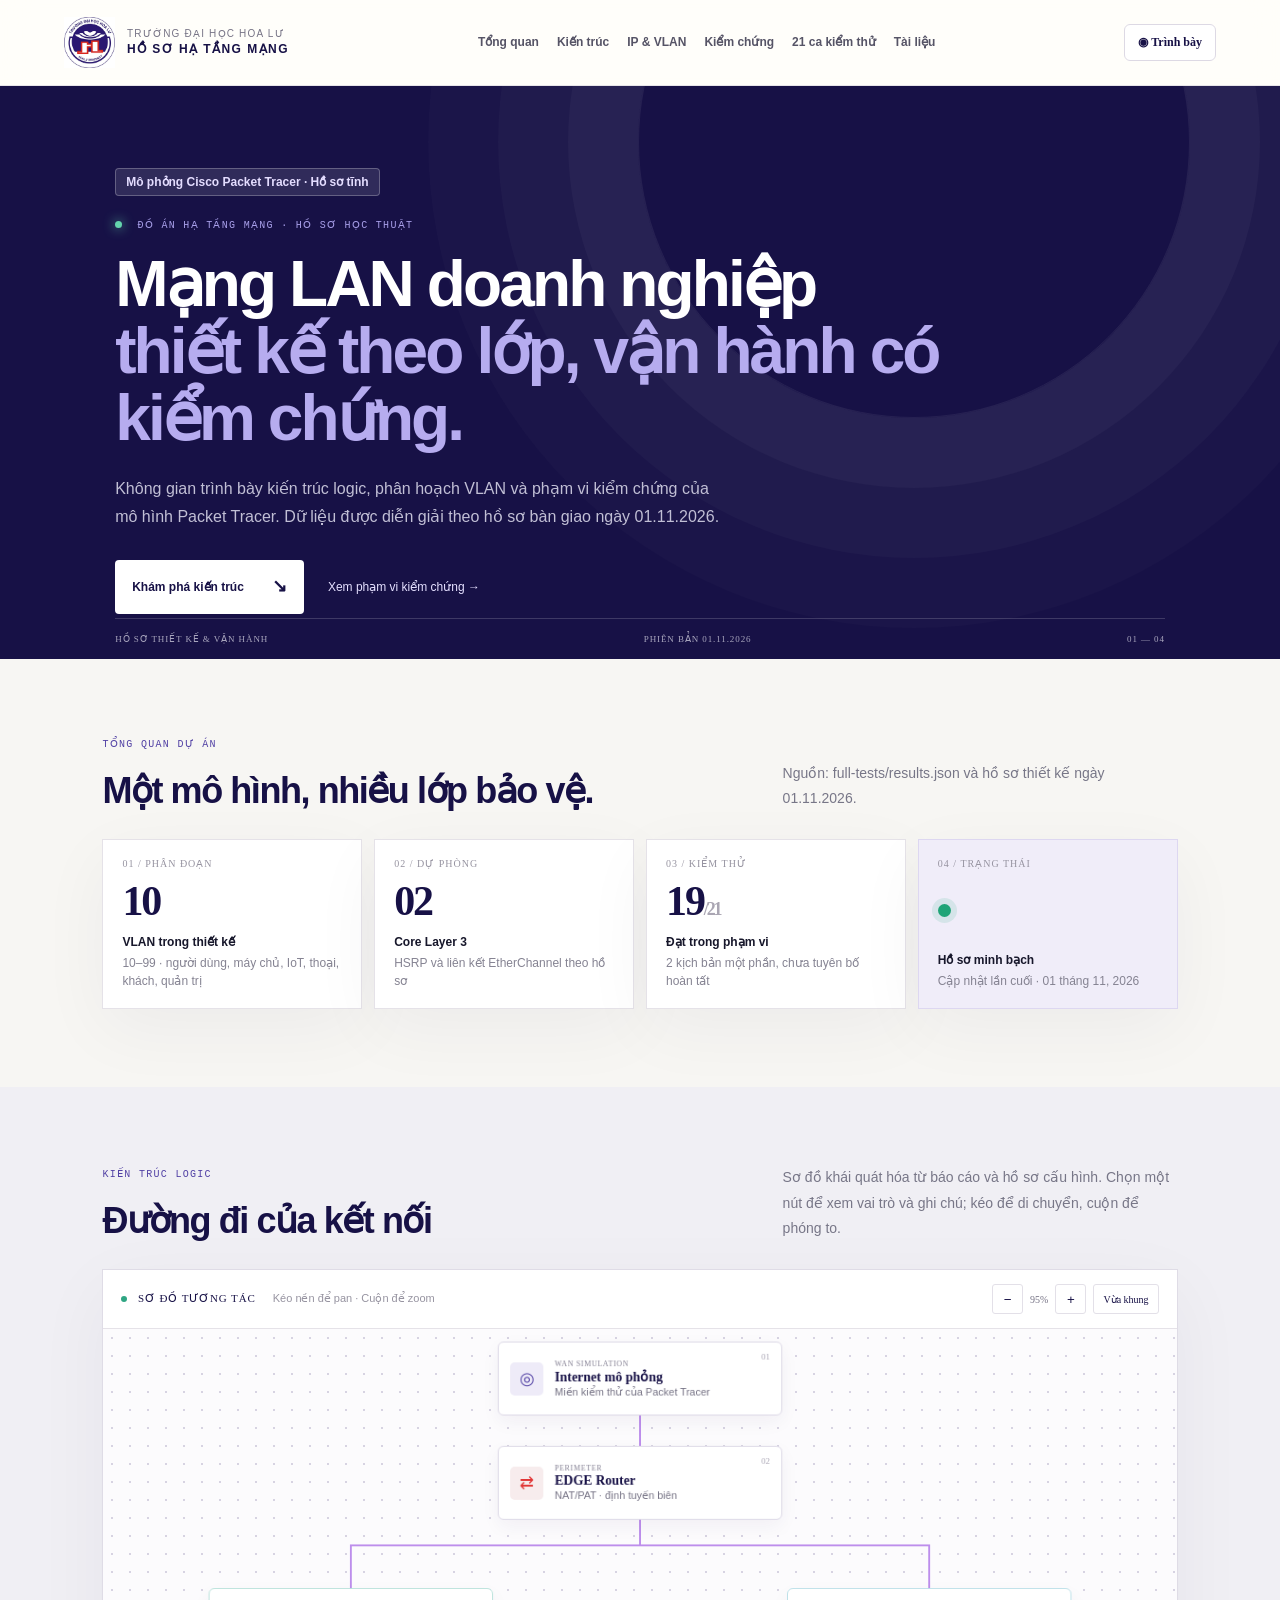
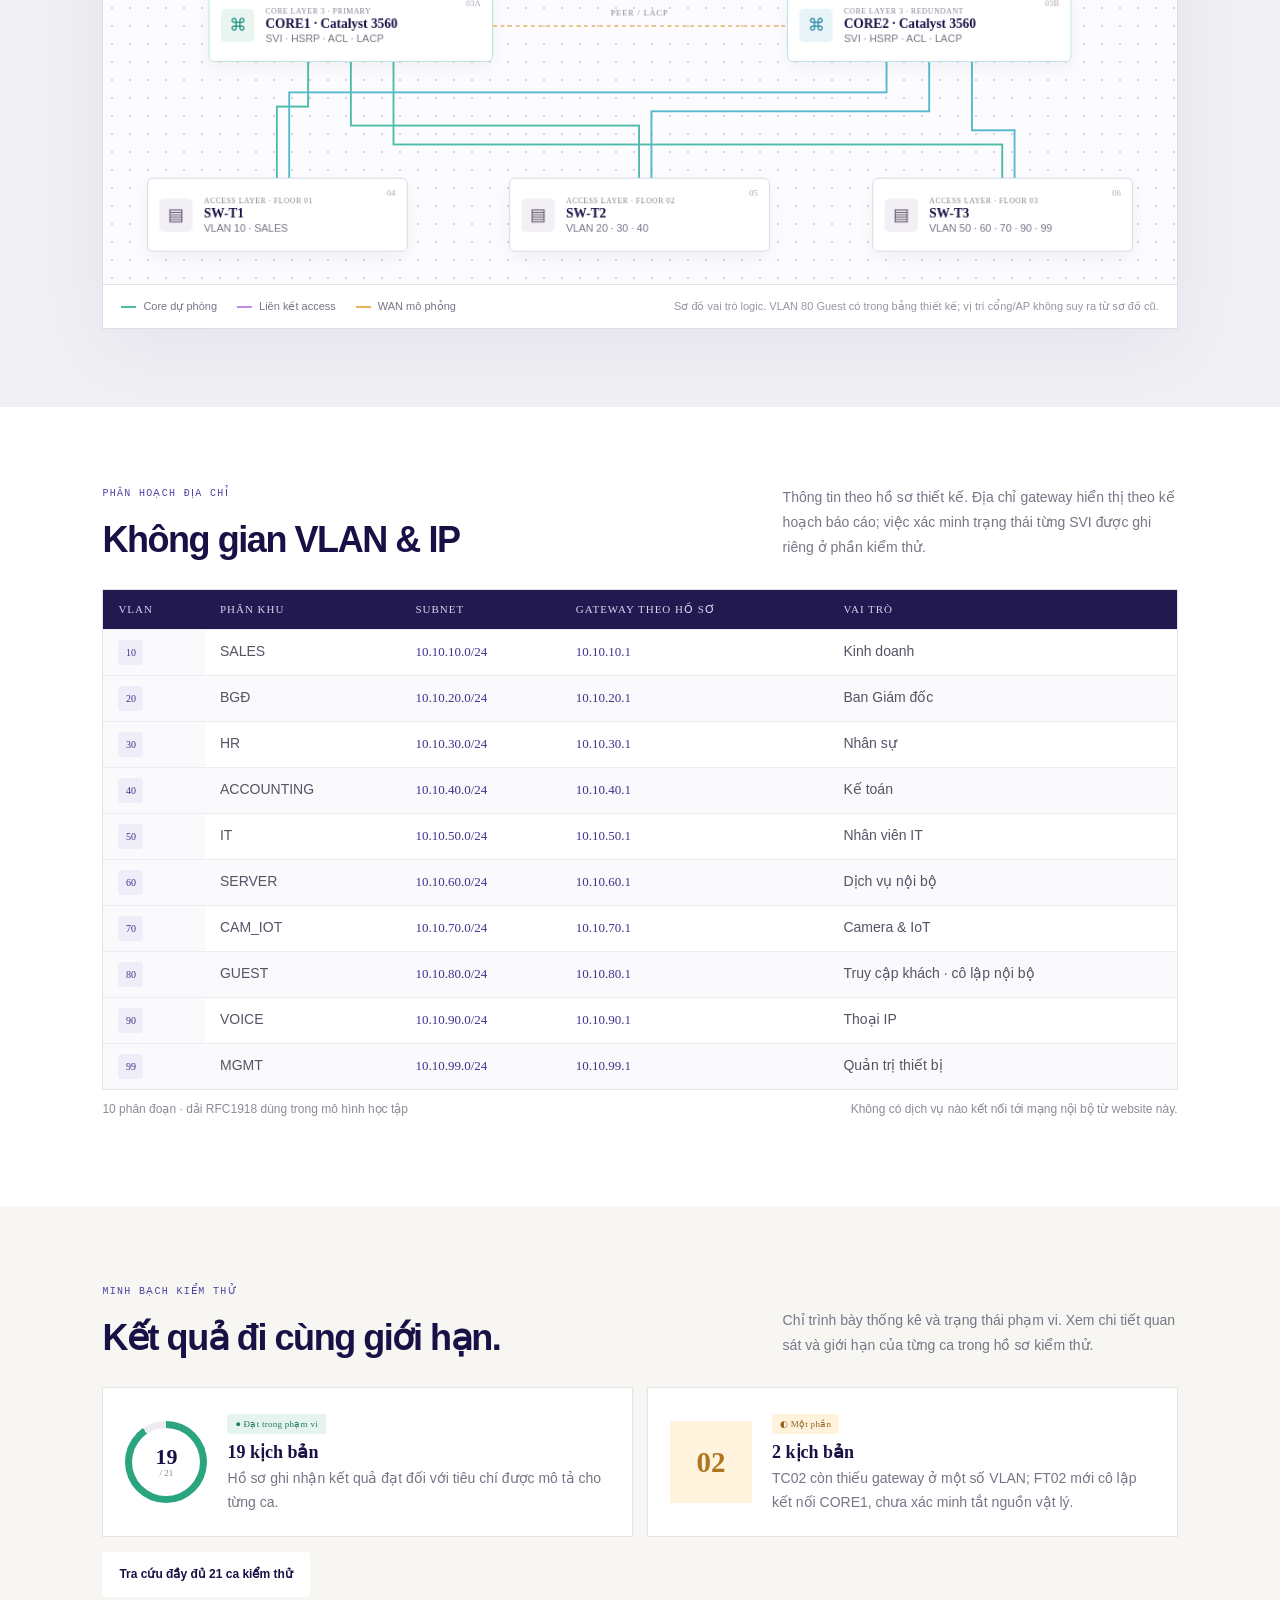
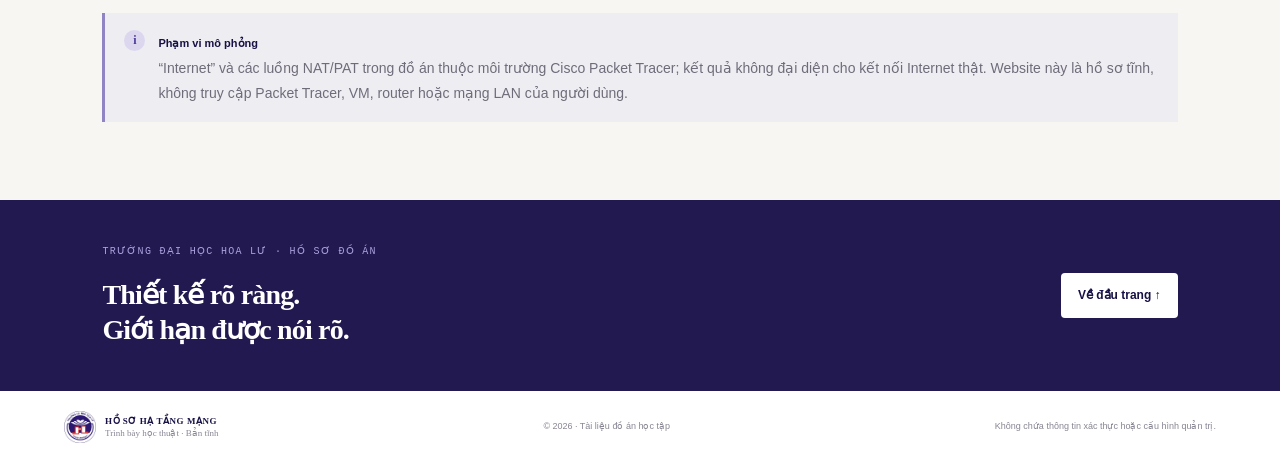
<file: index.html>
<!doctype html>
<html lang="vi">
<head>
  <meta charset="utf-8">
  <meta name="viewport" content="width=device-width, initial-scale=1">
  <meta name="theme-color" content="#171146">
  <meta name="description" content="Hồ sơ học thuật và dashboard hạ tầng mạng LAN — Trường Đại học Hoa Lư.">
  <title>Hạ tầng mạng LAN | Đại học Hoa Lư</title>
  <link rel="icon" type="image/png" href="assets/hoa-lu-logo.png">
  <link rel="stylesheet" href="styles.css?v=20261101-2">
</head>
<body>
  <a class="skip-link" href="#main">Bỏ qua điều hướng</a>
  <header class="topbar">
    <div class="brand-lockup">
      <img src="assets/hoa-lu-logo.png" width="51" height="51" alt="Logo Trường Đại học Hoa Lư" class="brand-logo">
      <div><span class="brand-kicker">TRƯỜNG ĐẠI HỌC HOA LƯ</span><strong>HỒ SƠ HẠ TẦNG MẠNG</strong></div>
    </div>
    <nav class="topnav" aria-label="Điều hướng chính">
      <a href="#overview">Tổng quan</a><a href="#topology">Kiến trúc</a><a href="#addressing">IP &amp; VLAN</a><a href="#validation">Kiểm chứng</a><a href="kiem-thu.html">21 ca kiểm thử</a><a href="tai-lieu.html">Tài liệu</a>
    </nav>
    <button class="presentation-toggle" id="presentationToggle" type="button" aria-pressed="false">◉ <span>Trình bày</span></button>
  </header>

  <main id="main">
    <section class="hero" id="overview">
      <div class="hero-copy"><p class="scope-badge">Mô phỏng Cisco Packet Tracer · Hồ sơ tĩnh</p>
        <p class="eyebrow"><span class="live-dot"></span> ĐỒ ÁN HẠ TẦNG MẠNG · HỒ SƠ HỌC THUẬT</p>
        <h1>Mạng LAN doanh nghiệp<br><em>thiết kế theo lớp, vận hành có kiểm chứng.</em></h1>
        <p class="hero-lead">Không gian trình bày kiến trúc logic, phân hoạch VLAN và phạm vi kiểm chứng của mô hình Packet Tracer. Dữ liệu được diễn giải theo hồ sơ bàn giao ngày 01.11.2026.</p>
        <div class="hero-actions"><a class="button button-primary" href="#topology">Khám phá kiến trúc <span>↘</span></a><a class="text-link" href="#validation">Xem phạm vi kiểm chứng <span>→</span></a></div>
      </div>
      <div class="hero-mark" aria-hidden="true"><span>HL</span><i></i><b>NETWORK<br>INFRASTRUCTURE</b></div>
      <div class="hero-foot"><span>HỒ SƠ THIẾT KẾ &amp; VẬN HÀNH</span><span>PHIÊN BẢN 01.11.2026</span><span>01 — 04</span></div>
    </section>

    <section class="section" aria-labelledby="metrics-title">
      <div class="section-heading compact"><div><p class="eyebrow">TỔNG QUAN DỰ ÁN</p><h2 id="metrics-title">Một mô hình, nhiều lớp bảo vệ.</h2></div><p>Nguồn: full-tests/results.json và hồ sơ thiết kế ngày 01.11.2026.</p></div>
      <div class="metric-grid">
        <article class="metric-card"><span class="metric-index">01 / PHÂN ĐOẠN</span><strong>10</strong><div><b>VLAN trong thiết kế</b><small>10–99 · người dùng, máy chủ, IoT, thoại, khách, quản trị</small></div></article>
        <article class="metric-card"><span class="metric-index">02 / DỰ PHÒNG</span><strong>02</strong><div><b>Core Layer 3</b><small>HSRP và liên kết EtherChannel theo hồ sơ</small></div></article>
        <article class="metric-card"><span class="metric-index">03 / KIỂM THỬ</span><strong>19<span>/21</span></strong><div><b>Đạt trong phạm vi</b><small>2 kịch bản một phần, chưa tuyên bố hoàn tất</small></div></article>
        <article class="metric-card metric-highlight"><span class="metric-index">04 / TRẠNG THÁI</span><strong><i></i></strong><div><b>Hồ sơ minh bạch</b><small>Cập nhật lần cuối · 01 tháng 11, 2026</small></div></article>
      </div>
    </section>

    <section class="section topology-section" id="topology">
      <div class="section-heading"><div><p class="eyebrow">KIẾN TRÚC LOGIC</p><h2>Đường đi của kết nối</h2></div><p>Sơ đồ khái quát hóa từ báo cáo và hồ sơ cấu hình. Chọn một nút để xem vai trò và ghi chú; kéo để di chuyển, cuộn để phóng to.</p></div>
      <div class="diagram-shell" style="position:relative">
        <div class="diagram-toolbar"><div><span class="diagram-status"><i></i> SƠ ĐỒ TƯƠNG TÁC</span><span class="diagram-hint">Kéo nền để pan · Cuộn để zoom</span></div><div class="diagram-controls"><button id="zoomOut" aria-label="Thu nhỏ">−</button><span id="zoomLabel">100%</span><button id="zoomIn" aria-label="Phóng to">+</button><button id="fitView" aria-label="Vừa khung">Vừa khung</button></div></div>
        <div class="diagram-viewport" id="diagramViewport" tabindex="0" aria-label="Sơ đồ kiến trúc mạng tương tác">
          <div class="diagram-canvas" id="diagramCanvas">
            <svg class="connections" viewBox="0 0 1100 600" aria-hidden="true">
<path d="M550 98 L550 130"/>
<path d="M550 208 L550 235 L245 235 L245 280"/>
<path d="M550 235 L855 235 L855 280"/>
<path class="peer-link" d="M395 320 L705 320"/>
<text x="550" y="309" text-anchor="middle">PEER / LACP</text>
<path class="redundant" d="M200 358 L200 405 L167 405 L167 480"/>
<path class="redundant" d="M245 358 L245 425 L549 425 L549 480"/>
<path class="redundant" d="M290 358 L290 445 L932 445 L932 480"/>
<path class="alt" d="M810 358 L810 390 L180 390 L180 480"/>
<path class="alt" d="M855 358 L855 410 L562 410 L562 480"/>
<path class="alt" d="M900 358 L900 430 L945 430 L945 480"/>
</svg>
            <button class="node node-wan" data-node="wan"><span class="node-icon">◎</span><span><small>WAN SIMULATION</small><b>Internet mô phỏng</b><em>Miền kiểm thử của Packet Tracer</em></span><span class="node-number">01</span></button>
            <button class="node node-edge" data-node="edge"><span class="node-icon">⇄</span><span><small>PERIMETER</small><b>EDGE Router</b><em>NAT/PAT · định tuyến biên</em></span><span class="node-number">02</span></button>
            <button class="node node-core1" data-node="core1"><span class="node-icon">⌘</span><span><small>CORE LAYER 3 · PRIMARY</small><b>CORE1 · Catalyst 3560</b><em>SVI · HSRP · ACL · LACP</em></span><span class="node-number">03A</span></button>
            <button class="node node-core2" data-node="core2"><span class="node-icon">⌘</span><span><small>CORE LAYER 3 · REDUNDANT</small><b>CORE2 · Catalyst 3560</b><em>SVI · HSRP · ACL · LACP</em></span><span class="node-number">03B</span></button>
            <button class="node node-access1" data-node="access1"><span class="node-icon">▤</span><span><small>ACCESS LAYER · FLOOR 01</small><b>SW-T1</b><em>VLAN 10 · SALES</em></span><span class="node-number">04</span></button>
            <button class="node node-access2" data-node="access2"><span class="node-icon">▤</span><span><small>ACCESS LAYER · FLOOR 02</small><b>SW-T2</b><em>VLAN 20 · 30 · 40</em></span><span class="node-number">05</span></button>
            <button class="node node-access3" data-node="access3"><span class="node-icon">▤</span><span><small>ACCESS LAYER · FLOOR 03</small><b>SW-T3</b><em>VLAN 50 · 60 · 70 · 90 · 99</em></span><span class="node-number">06</span></button>
          </div>
        </div>
        <aside class="node-detail" id="nodeDetail" aria-live="polite"><span class="detail-tag">GHI CHÚ KIẾN TRÚC</span><p>Chọn một thiết bị trong sơ đồ để xem vai trò và phạm vi thông tin đã đối chiếu.</p><button id="closeDetail" type="button" aria-label="Đóng thông tin">×</button></aside>
        <div class="diagram-legend"><span><i class="legend-core"></i> Core dự phòng</span><span><i class="legend-access"></i> Liên kết access</span><span><i class="legend-wan"></i> WAN mô phỏng</span><span class="diagram-note">Sơ đồ vai trò logic. VLAN 80 Guest có trong bảng thiết kế; vị trí cổng/AP không suy ra từ sơ đồ cũ.</span></div>
      </div>
    </section>

    <section class="section addressing-section" id="addressing">
      <div class="section-heading"><div><p class="eyebrow">PHÂN HOẠCH ĐỊA CHỈ</p><h2>Không gian VLAN &amp; IP</h2></div><p>Thông tin theo hồ sơ thiết kế. Địa chỉ gateway hiển thị theo kế hoạch báo cáo; việc xác minh trạng thái từng SVI được ghi riêng ở phần kiểm thử.</p></div>
      <div class="table-wrap"><table><thead><tr><th>VLAN</th><th>Phân khu</th><th>Subnet</th><th>Gateway theo hồ sơ</th><th>Vai trò</th></tr></thead><tbody>
        <tr><td><span class="vlan-id">10</span></td><td>SALES</td><td><code>10.10.10.0/24</code></td><td><code>10.10.10.1</code></td><td>Kinh doanh</td></tr>
        <tr><td><span class="vlan-id">20</span></td><td>BGĐ</td><td><code>10.10.20.0/24</code></td><td><code>10.10.20.1</code></td><td>Ban Giám đốc</td></tr>
        <tr><td><span class="vlan-id">30</span></td><td>HR</td><td><code>10.10.30.0/24</code></td><td><code>10.10.30.1</code></td><td>Nhân sự</td></tr>
        <tr><td><span class="vlan-id">40</span></td><td>ACCOUNTING</td><td><code>10.10.40.0/24</code></td><td><code>10.10.40.1</code></td><td>Kế toán</td></tr>
        <tr><td><span class="vlan-id">50</span></td><td>IT</td><td><code>10.10.50.0/24</code></td><td><code>10.10.50.1</code></td><td>Nhân viên IT</td></tr>
        <tr><td><span class="vlan-id">60</span></td><td>SERVER</td><td><code>10.10.60.0/24</code></td><td><code>10.10.60.1</code></td><td>Dịch vụ nội bộ</td></tr>
        <tr><td><span class="vlan-id">70</span></td><td>CAM_IOT</td><td><code>10.10.70.0/24</code></td><td><code>10.10.70.1</code></td><td>Camera &amp; IoT</td></tr>
        <tr><td><span class="vlan-id">80</span></td><td>GUEST</td><td><code>10.10.80.0/24</code></td><td><code>10.10.80.1</code></td><td>Truy cập khách · cô lập nội bộ</td></tr>
        <tr><td><span class="vlan-id">90</span></td><td>VOICE</td><td><code>10.10.90.0/24</code></td><td><code>10.10.90.1</code></td><td>Thoại IP</td></tr>
        <tr><td><span class="vlan-id">99</span></td><td>MGMT</td><td><code>10.10.99.0/24</code></td><td><code>10.10.99.1</code></td><td>Quản trị thiết bị</td></tr>
      </tbody></table></div>
      <p class="table-caption"><span>10 phân đoạn · dải RFC1918 dùng trong mô hình học tập</span><span>Không có dịch vụ nào kết nối tới mạng nội bộ từ website này.</span></p>
    </section>

    <section class="section validation-section" id="validation">
      <div class="section-heading"><div><p class="eyebrow">MINH BẠCH KIỂM THỬ</p><h2>Kết quả đi cùng giới hạn.</h2></div><p>Chỉ trình bày thống kê và trạng thái phạm vi. Xem chi tiết quan sát và giới hạn của từng ca trong hồ sơ kiểm thử.</p></div>
      <div class="validation-grid"><article class="validation-summary"><div class="ring"><span><b>19</b><small>/ 21</small></span></div><div><span class="status-pill status-pass">● Đạt trong phạm vi</span><h3>19 kịch bản</h3><p>Hồ sơ ghi nhận kết quả đạt đối với tiêu chí được mô tả cho từng ca.</p></div></article><article class="validation-summary"><div class="partial-mark">02</div><div><span class="status-pill status-partial">◐ Một phần</span><h3>2 kịch bản</h3><p>TC02 còn thiếu gateway ở một số VLAN; FT02 mới cô lập kết nối CORE1, chưa xác minh tắt nguồn vật lý.</p></div></article></div>
      <p><a class="button button-primary" href="kiem-thu.html">Tra cứu đầy đủ 21 ca kiểm thử</a></p><div class="scope-note"><span class="scope-icon">i</span><div><b>Phạm vi mô phỏng</b><p>“Internet” và các luồng NAT/PAT trong đồ án thuộc môi trường Cisco Packet Tracer; kết quả không đại diện cho kết nối Internet thật. Website này là hồ sơ tĩnh, không truy cập Packet Tracer, VM, router hoặc mạng LAN của người dùng.</p></div></div>
    </section>

    <section class="closing-band"><div><p class="eyebrow">TRƯỜNG ĐẠI HỌC HOA LƯ · HỒ SƠ ĐỒ ÁN</p><h2>Thiết kế rõ ràng.<br>Giới hạn được nói rõ.</h2></div><a class="button button-light" href="#overview">Về đầu trang ↑</a></section>
  </main>
  <footer><div class="footer-brand"><img src="assets/hoa-lu-logo.png" width="32" height="32" loading="lazy" alt=""><span>HỒ SƠ HẠ TẦNG MẠNG<small>Trình bày học thuật · Bản tĩnh</small></span></div><span>© 2026 · Tài liệu đồ án học tập</span><span>Không chứa thông tin xác thực hoặc cấu hình quản trị.</span></footer>
  <script src="app.js?v=20261101-2"></script>
</body>
</html>
</file>
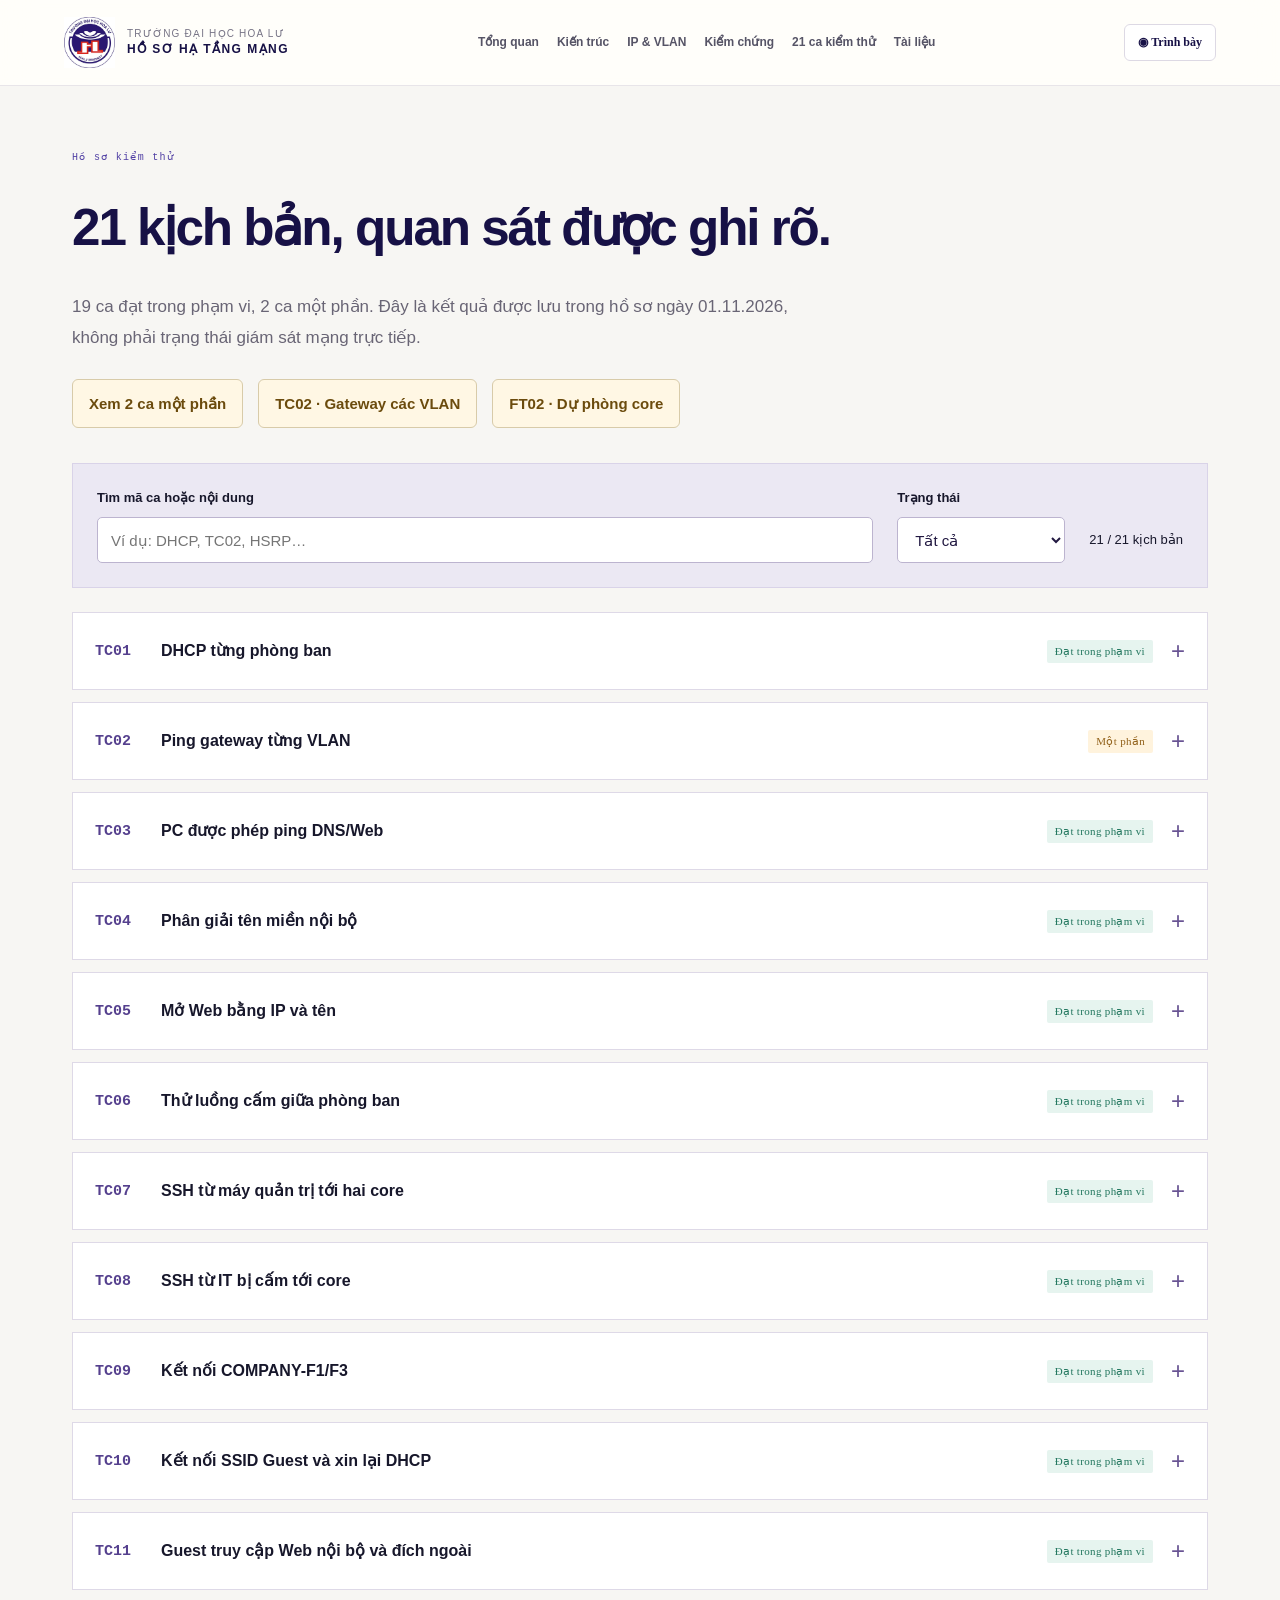
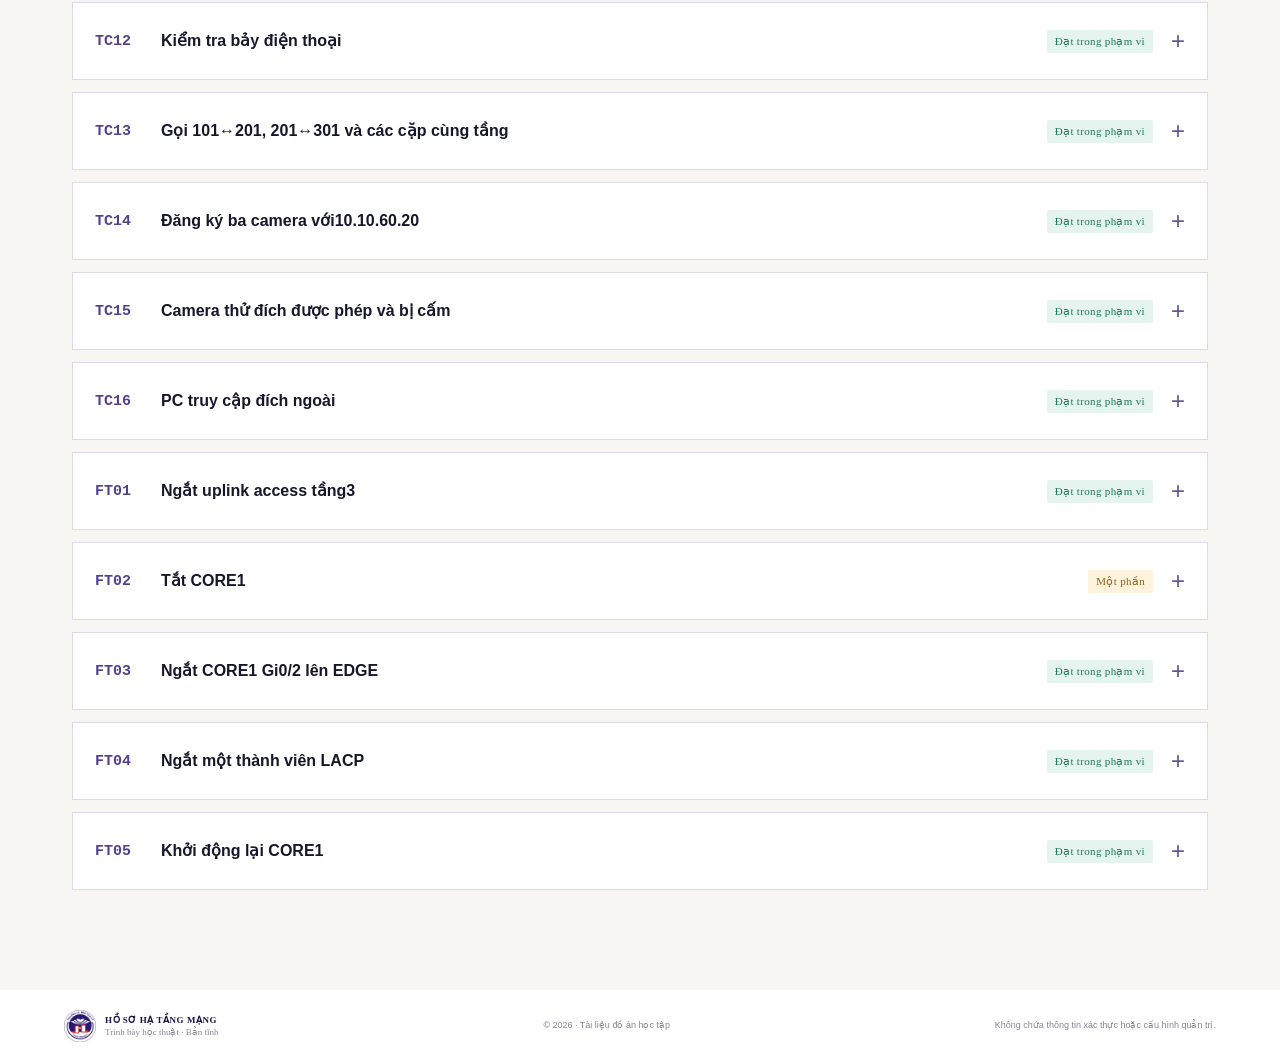
<file: kiem-thu.html>
<!doctype html><html lang="vi"><head><meta charset="utf-8"><meta name="viewport" content="width=device-width,initial-scale=1"><title>Hồ sơ kiểm thử | Đại học Hoa Lư</title><link rel="icon" href="assets/hoa-lu-logo.png"><link rel="stylesheet" href="styles.css?v=20261101-2"></head><body><a class="skip-link" href="#main">Đến nội dung</a><header class="topbar">
    <div class="brand-lockup">
      <img src="assets/hoa-lu-logo.png" alt="Logo Trường Đại học Hoa Lư" class="brand-logo">
      <div><span class="brand-kicker">TRƯỜNG ĐẠI HỌC HOA LƯ</span><strong>HỒ SƠ HẠ TẦNG MẠNG</strong></div>
    </div>
    <nav class="topnav" aria-label="Điều hướng chính">
      <a href="index.html#overview">Tổng quan</a><a href="index.html#topology">Kiến trúc</a><a href="index.html#addressing">IP &amp; VLAN</a><a href="index.html#validation">Kiểm chứng</a><a href="kiem-thu.html">21 ca kiểm thử</a><a href="tai-lieu.html">Tài liệu</a>
    </nav>
    <button class="presentation-toggle" id="presentationToggle" type="button" aria-pressed="false">◉ <span>Trình bày</span></button>
  </header><main id="main" class="document-main"><p class="eyebrow">Hồ sơ kiểm thử</p><h1>21 kịch bản, quan sát được ghi rõ.</h1><p class="document-lead">19 ca đạt trong phạm vi, 2 ca một phần. Đây là kết quả được lưu trong hồ sơ ngày 01.11.2026, không phải trạng thái giám sát mạng trực tiếp.</p><div class="quick-review"><a href="kiem-thu.html?status=partial">Xem 2 ca một phần</a><a href="kiem-thu.html#TC02">TC02 · Gateway các VLAN</a><a href="kiem-thu.html#FT02">FT02 · Dự phòng core</a></div><div class="test-toolbar"><label for="caseSearch">Tìm mã ca hoặc nội dung<input id="caseSearch" type="search" placeholder="Ví dụ: DHCP, TC02, HSRP…" autocomplete="off"></label><label for="caseStatus">Trạng thái<select id="caseStatus"><option value="all">Tất cả</option><option value="pass">Đạt trong phạm vi</option><option value="partial">Một phần</option></select></label><p id="caseCount" aria-live="polite">21 kịch bản</p></div><div id="caseList"><details class="test-case" id="TC01" data-status="pass"><summary><span class="case-code">TC01</span><strong>DHCP từng phòng ban</strong><span class="status-pill status-pass">Đạt trong phạm vi</span></summary><div class="case-body"><h3>Tiêu chí theo ma trận</h3><p>Đúng subnet,VIP vàDNS60.11</p><h3>Quan sát và giới hạn đã ghi nhận</h3><p>Đã có video cấp lại DHCP từng phòng: BGĐ, HR, Kế toán từ lượt trước; Sales và IT bổ sung 01/11. IT release về0.0.0.0, renew thành10.10.50.102/24, gateway50.1, DNS60.11; Sales1 renew thành10.10.10.10/24, gateway10.1, DNS60.11. Sales2 kiểm tra hiện10.10.10.12/24 đúng VLAN10, không cần sửa. Đạt phạm vi chọn PC từng phòng theo TC01; chưa xác định nguyên nhân APIPA phiên cũ, không có video DORA lỗi.</p><p class="evidence-count">Hồ sơ nguồn: 6 tệp ảnh · 6 tệp video. Số lượng tệp không đồng nghĩa mọi tiêu chí đã hoàn tất.</p></div></details><details class="test-case" id="TC02" data-status="partial"><summary><span class="case-code">TC02</span><strong>Ping gateway từng VLAN</strong><span class="status-pill status-partial">Một phần</span></summary><div class="case-body"><h3>Tiêu chí theo ma trận</h3><p>Có phản hồi khi chính sách cho phép</p><h3>Quan sát và giới hạn đã ghi nhận</h3><p>BGD20.13→20.1 và IT50.104→50.1 đều4/4 có video. Chưa đủ mọi VLAN theo ma trận, không ghiĐạt toànca. Bổ sung01/11: IT50.102 ping50.1 và Sales1 10.10.10.10 ping10.1 đều4/4. Còn phải bổ sung gateway các VLAN chưa có bằng chứng; giữ Một phần. Bổ sung cuối lượt01/11: HR10.10.30.10/24 ping30.1 đạt4/4, có ảnh/video. Còn VLAN40/60/70/80/90/99 chưa đủ bằng chứng riêng.</p><p class="evidence-count">Hồ sơ nguồn: 5 tệp ảnh · 5 tệp video. Số lượng tệp không đồng nghĩa mọi tiêu chí đã hoàn tất.</p></div></details><details class="test-case" id="TC03" data-status="pass"><summary><span class="case-code">TC03</span><strong>PC được phép ping DNS/Web</strong><span class="status-pill status-pass">Đạt trong phạm vi</span></summary><div class="case-body"><h3>Tiêu chí theo ma trận</h3><p>Đúng nguồn–đích và đường liên VLAN</p><h3>Quan sát và giới hạn đã ghi nhận</h3><p>Kiểm tra mới từ IT10.10.50.100/24,GW50.1: DNS60.11 vàWeb60.12 đều4/4,0%mấtgói; nslookup quaDNS60.11 trả intranet.doanhnghiep.local=10.10.60.12. Có ảnh/video mới; chưa thay thế kiểm thử HTTP TC05.</p><p class="evidence-count">Hồ sơ nguồn: 1 tệp ảnh · 1 tệp video. Số lượng tệp không đồng nghĩa mọi tiêu chí đã hoàn tất.</p></div></details><details class="test-case" id="TC04" data-status="pass"><summary><span class="case-code">TC04</span><strong>Phân giải tên miền nội bộ</strong><span class="status-pill status-pass">Đạt trong phạm vi</span></summary><div class="case-body"><h3>Tiêu chí theo ma trận</h3><p>intranet.doanhnghiep.local trả10.10.60.12</p><h3>Quan sát và giới hạn đã ghi nhận</h3><p>Kiểm tra mới từ IT10.10.50.100/24,GW50.1: DNS60.11 vàWeb60.12 đều4/4,0%mấtgói; nslookup quaDNS60.11 trả intranet.doanhnghiep.local=10.10.60.12. Có ảnh/video mới; chưa thay thế kiểm thử HTTP TC05.</p><p class="evidence-count">Hồ sơ nguồn: 1 tệp ảnh · 1 tệp video. Số lượng tệp không đồng nghĩa mọi tiêu chí đã hoàn tất.</p></div></details><details class="test-case" id="TC05" data-status="pass"><summary><span class="case-code">TC05</span><strong>Mở Web bằng IP và tên</strong><span class="status-pill status-pass">Đạt trong phạm vi</span></summary><div class="case-body"><h3>Tiêu chí theo ma trận</h3><p>Hiển thị trang ở cả hai cách</p><h3>Quan sát và giới hạn đã ghi nhận</h3><p>Kiểm tra mới31/10 từIT50.100: mởWebbằngIP60.12 vàtênintranet.doanhnghiep.local đềuhiểnthịtrang. Ảnhmới ghiURLtênmiền,clip45giâyquaylầntruycậpIPvàcácthaotáctiếp;chưaxemlạitoànbộclipđểxácnhậnđủđoạntênmiền.</p><p class="evidence-count">Hồ sơ nguồn: 3 tệp ảnh · 3 tệp video. Số lượng tệp không đồng nghĩa mọi tiêu chí đã hoàn tất.</p></div></details><details class="test-case" id="TC06" data-status="pass"><summary><span class="case-code">TC06</span><strong>Thử luồng cấm giữa phòng ban</strong><span class="status-pill status-pass">Đạt trong phạm vi</span></summary><div class="case-body"><h3>Tiêu chí theo ma trận</h3><p>Luồng trái ma trận bị chặn và ACL có hiệu lực</p><h3>Quan sát và giới hạn đã ghi nhận</h3><p>BGD20.13 pingHR30.12 nhậnDestination host unreachable từCORE1(20.2),0gói nhận; có video thực tế. REPORT-DEPT20 gắn inboundSVI20 trong cấu hình đã xuất, chặn luồng phòng ban trái ma trận. Phạm vi thực thửBGD→HR ICMP; không suy ra mọi giao thức đều đã thử, chưa lấy bộ đếmACL.</p><p class="evidence-count">Hồ sơ nguồn: 1 tệp ảnh · 1 tệp video. Số lượng tệp không đồng nghĩa mọi tiêu chí đã hoàn tất.</p></div></details><details class="test-case" id="TC07" data-status="pass"><summary><span class="case-code">TC07</span><strong>SSH từ máy quản trị tới hai core</strong><span class="status-pill status-pass">Đạt trong phạm vi</span></summary><div class="case-body"><h3>Tiêu chí theo ma trận</h3><p>10.10.99.10 đăng nhập được với tài khoản hợp lệ</p><h3>Quan sát và giới hạn đã ghi nhận</h3><p>Máy quản trị99.10 SSH tới99.2 và99.3 thành công sau đồng bộ tài khoản admin theo mật khẩu mục tiêu trong hồ sơ lab; hai core write memory[OK], .pkt đã lưu. Chạy show standby brief thật: CORE1 Active,CORE2 Standby đủ10VLAN. Video giữ cả lịch sử lỗi trước sửa ở đầu màn hình. Không thay MGMT-SSH hay ACL để mở rộng quyền.</p><p class="evidence-count">Hồ sơ nguồn: 1 tệp ảnh · 1 tệp video. Số lượng tệp không đồng nghĩa mọi tiêu chí đã hoàn tất.</p></div></details><details class="test-case" id="TC08" data-status="pass"><summary><span class="case-code">TC08</span><strong>SSH từ IT bị cấm tới core</strong><span class="status-pill status-pass">Đạt trong phạm vi</span></summary><div class="case-body"><h3>Tiêu chí theo ma trận</h3><p>PC không thuộc máy quản trị không đăng nhập được</p><h3>Quan sát và giới hạn đã ghi nhận</h3><p>IT DHCP hiện50.104/24,GW50.1; pingGW4/4 nhưng ssh -l admin10.10.99.2 timeout. REPORT-IT50 chặn99/24; VTY vẫn MGMT-SSH chỉ cho99.10. Kết quả chứng minh SSH không kết nối từ nguồn cấm, chưa tách riêng tác dụng của ACL SVI và VTY.</p><p class="evidence-count">Hồ sơ nguồn: 1 tệp ảnh · 1 tệp video. Số lượng tệp không đồng nghĩa mọi tiêu chí đã hoàn tất.</p></div></details><details class="test-case" id="TC09" data-status="pass"><summary><span class="case-code">TC09</span><strong>Kết nối COMPANY-F1/F3</strong><span class="status-pill status-pass">Đạt trong phạm vi</span></summary><div class="case-body"><h3>Tiêu chí theo ma trận</h3><p>Nhận đúng địa chỉ VLAN nhân viên</p><h3>Quan sát và giới hạn đã ghi nhận</h3><p>01/11: Smartphone0 kết nối lại COMPANY-F3, DHCP10.10.50.101/24; laptop có sẵn chuyển thử từ GUEST-F1 sang COMPANY-F1, DHCP10.10.50.103/24. Cả hai gateway10.10.50.1, DNS10.10.60.11. Có ảnh/video thao tác và kết quả. Sau thử đã trả laptop về GUEST-F1, gateway10.10.80.1; không đổi cấu hình AP hay kiến trúc. Đạt tiêu chí nhận đúng VLAN nội bộ, chưa đo tốc độ/phủ sóng.</p><p class="evidence-count">Hồ sơ nguồn: 5 tệp ảnh · 2 tệp video. Số lượng tệp không đồng nghĩa mọi tiêu chí đã hoàn tất.</p></div></details><details class="test-case" id="TC10" data-status="pass"><summary><span class="case-code">TC10</span><strong>Kết nối SSID Guest và xin lại DHCP</strong><span class="status-pill status-pass">Đạt trong phạm vi</span></summary><div class="case-body"><h3>Tiêu chí theo ma trận</h3><p>SSID GUEST-F1; 10.10.80.x/24, gateway 10.10.80.1 và DNS 10.10.60.11</p><h3>Quan sát và giới hạn đã ghi nhận</h3><p>Giữ minh chứng thật TC10-Guest-Final.mp4 và ảnh SSID GUEST-F1: DHCP mạng10.10.80.0/24, gateway10.10.80.1, DNS10.10.60.11. Đây là kết quả lượt trước, không phải video mới01/11. Laptop sau thửTC09 đã trở lại GUEST-F1/gateway80.1.</p><p class="evidence-count">Hồ sơ nguồn: 1 tệp ảnh · 1 tệp video. Số lượng tệp không đồng nghĩa mọi tiêu chí đã hoàn tất.</p></div></details><details class="test-case" id="TC11" data-status="pass"><summary><span class="case-code">TC11</span><strong>Guest truy cập Web nội bộ và đích ngoài</strong><span class="status-pill status-pass">Đạt trong phạm vi</span></summary><div class="case-body"><h3>Tiêu chí theo ma trận</h3><p>Web nội bộ bị chặn; Web ngoài mô phỏng phản hồi</p><h3>Quan sát và giới hạn đã ghi nhận</h3><p>Giữ video TC11-Guest-Final.mp4 và ảnh Guest-Deny/Allow: Web nội bộ bị timeout đúng kỳ vọng, Web đích ngoài mô phỏng192.0.2.100 hiển thị. Phạm vi là HTTP theo chính sách khách, không suy ra mọi giao thức hay Internet công cộng.</p><p class="evidence-count">Hồ sơ nguồn: 2 tệp ảnh · 1 tệp video. Số lượng tệp không đồng nghĩa mọi tiêu chí đã hoàn tất.</p></div></details><details class="test-case" id="TC12" data-status="pass"><summary><span class="case-code">TC12</span><strong>Kiểm tra bảy điện thoại</strong><span class="status-pill status-pass">Đạt trong phạm vi</span></summary><div class="case-body"><h3>Tiêu chí theo ma trận</h3><p>IP Voice, TFTP và đăng ký với CME</p><h3>Quan sát và giới hạn đã ghi nhận</h3><p>Sau create cnf-files, lưu NVRAM và reload CME, show ephone xác nhận đủ7 máy REGISTERED/IDLE: 301(.19),201(.10),202(.22),203(.17),101(.12),102(.16),103(.20) trên10.10.90.0/24. Pool VOICE đã xem trực tiếp: gateway90.1, DNS60.11, TFTP90.5. Chỉ xác nhận mô phỏng SCCP; không đo chất lượng âm thanh.</p><p class="evidence-count">Hồ sơ nguồn: 1 tệp ảnh · 1 tệp video. Số lượng tệp không đồng nghĩa mọi tiêu chí đã hoàn tất.</p></div></details><details class="test-case" id="TC13" data-status="pass"><summary><span class="case-code">TC13</span><strong>Gọi 101↔201, 201↔301 và các cặp cùng tầng</strong><span class="status-pill status-pass">Đạt trong phạm vi</span></summary><div class="case-body"><h3>Tiêu chí theo ma trận</h3><p>Thiết lập được cuộc gọi mô phỏng</p><h3>Quan sát và giới hạn đã ghi nhận</h3><p>Đã gọi thật8cặp: 301→201,101→201;202→201,203→201,203→202;102→101,103→101,103→102. Mỗi cuộc gọi có thao tác bấm số, phía nhận hiện From và Connected. Đã gác máy sau thử. Video102→101 chỉ cắt bỏ đoạn cuối chuyển màn hình chuẩn bị thiết bị, giữ liên tục0–72s; raw lưu ở thư mục làm việc. Đây là thiết lập cuộc gọi trong mô phỏng, không phải phép đo âm thanh/QoS.</p><p class="evidence-count">Hồ sơ nguồn: 6 tệp ảnh · 6 tệp video. Số lượng tệp không đồng nghĩa mọi tiêu chí đã hoàn tất.</p></div></details><details class="test-case" id="TC14" data-status="pass"><summary><span class="case-code">TC14</span><strong>Đăng ký ba camera với10.10.60.20</strong><span class="status-pill status-pass">Đạt trong phạm vi</span></summary><div class="case-body"><h3>Tiêu chí theo ma trận</h3><p>Camera hiện trên máy chủ quản lý</p><h3>Quan sát và giới hạn đã ghi nhận</h3><p>Máy IT đăng nhập IoT Monitor vào10.10.60.20, làm mới và mở chi tiết CAM-F3-01/02/03: cả3 mã riêng PTT08107XAL/PTT0810BKLF/PTT08109N2E hiện On và có hình mô phỏng. Danh sách còn một dòng CAM-F3-03 trùng cùng serialPTT08109N2E, chưa xác định nguyên nhân hiển thị; không tính thành camera thứ tư. Đạt tiêu chí ba camera đã đăng ký, chưa kết luận đã sửa dòng trùng.</p><p class="evidence-count">Hồ sơ nguồn: 1 tệp ảnh · 1 tệp video. Số lượng tệp không đồng nghĩa mọi tiêu chí đã hoàn tất.</p></div></details><details class="test-case" id="TC15" data-status="pass"><summary><span class="case-code">TC15</span><strong>Camera thử đích được phép và bị cấm</strong><span class="status-pill status-pass">Đạt trong phạm vi</span></summary><div class="case-body"><h3>Tiêu chí theo ma trận</h3><p>Luồng hợp lệ qua, đích khác bị chặn</p><h3>Quan sát và giới hạn đã ghi nhận</h3><p>Simple PDU thật từ CAM-F3-01: IOT-CAMERA-SERVER(10.10.60.20) Successful; Máy chủ Web(10.10.60.12) Failed, có hai lượt gửi tới đích cấm trong video. Đã mở rộng cột nguồn/đích để đọc kết quả rõ. Cấu hình đã xuất gắn CAM70-RESTRICT inbound VLAN70 trên hai core. Phạm vi thực thử là ICMP; chưa đối chiếu bộ đếm ACL và chưa thử mọi giao thức camera.</p><p class="evidence-count">Hồ sơ nguồn: 1 tệp ảnh · 1 tệp video. Số lượng tệp không đồng nghĩa mọi tiêu chí đã hoàn tất.</p></div></details><details class="test-case" id="TC16" data-status="pass"><summary><span class="case-code">TC16</span><strong>PC truy cập đích ngoài</strong><span class="status-pill status-pass">Đạt trong phạm vi</span></summary><div class="case-body"><h3>Tiêu chí theo ma trận</h3><p>Có phản hồi và bản ghi PAT đúng</p><h3>Quan sát và giới hạn đã ghi nhận</h3><p>01/11: PC-Sale1 10.10.10.10 mởHTTP192.0.2.100 thành công. EDGEshowipnattranslations xác nhận TCPinsideLocal10.10.10.10:1025→insideGlobal203.0.113.2:1025→192.0.2.100:80. Có ảnh/video riêng PC và bảng PAT đúng nguồn. Đây là đích ngoài mô phỏng, không phải kiểm thử Internet công cộng.</p><p class="evidence-count">Hồ sơ nguồn: 2 tệp ảnh · 2 tệp video. Số lượng tệp không đồng nghĩa mọi tiêu chí đã hoàn tất.</p></div></details><details class="test-case" id="FT01" data-status="pass"><summary><span class="case-code">FT01</span><strong>Ngắt uplink access tầng3</strong><span class="status-pill status-pass">Đạt trong phạm vi</span></summary><div class="case-body"><h3>Tiêu chí theo ma trận</h3><p>STP chuyển đường, dịch vụ phục hồi và khôi phục uplink chính</p><h3>Quan sát và giới hạn đã ghi nhận</h3><p>01/11 bổ sung từ IT50.102 có HTTP hợp lệ trước thử: ngắt SW-T3Gi0/1, STP50 chuyển Gi0/2 RootFWD cost16; sau hội tụ Fa0/1 cũng FWD. HTTP mới bằng IP60.12 và tên intranet.doanhnghiep.local đều hiển thị qua đường còn lại, có video bổ sung. Giữ bằng chứng ping31/10 Web4/4 (0% mất gói) trong phép thử trước với cùng chính sách. Đã bật Gi0/1, STP50 trở Gi0/1RootFWD cost4, write memory[OK]; HTTPIP sau khôi phục hiển thị. Có dùng Fast Forward Time của Packet Tracer chờ hội tụ; chưa đo thời gian hội tụ thực hay duy trì phiên liên tục.</p><p class="evidence-count">Hồ sơ nguồn: 13 tệp ảnh · 6 tệp video. Số lượng tệp không đồng nghĩa mọi tiêu chí đã hoàn tất.</p></div></details><details class="test-case" id="FT02" data-status="partial"><summary><span class="case-code">FT02</span><strong>Tắt CORE1</strong><span class="status-pill status-partial">Một phần</span></summary><div class="case-body"><h3>Tiêu chí theo ma trận</h3><p>CORE2 tiếp quản và dịch vụ được phục hồi</p><h3>Quan sát và giới hạn đã ghi nhận</h3><p>01/11 mô phỏng cô lập toàn bộ6cổng CORE1 (Fa1-2,Fa23-24,Gi1-2), không phải tắt nguồn vật lý. CORE2Active đủ10VLAN,default172.16.0.6AD1; IT50.102 pingGW/Web mỗi lượt3/4, sau đó HTTP tên nội bộ và192.0.2.100 thành công. EDGE PAT đúngIT50.102:1026→203.0.113.2:1026→192.0.2.100:80, tuyến trả10.10/16qua172.16.0.5AD10. Đã bật lại đúng6cổng;CORE1Active/CORE2Standby,Po10SU hai thành viênP,write memory[OK] và lưu .pkt. Một phần so với yêu cầu tắt nguồn; chưa đo thời gian hội tụ, không tuyên bố không mất gói.</p><p class="evidence-count">Hồ sơ nguồn: 9 tệp ảnh · 4 tệp video. Số lượng tệp không đồng nghĩa mọi tiêu chí đã hoàn tất.</p></div></details><details class="test-case" id="FT03" data-status="pass"><summary><span class="case-code">FT03</span><strong>Ngắt CORE1 Gi0/2 lên EDGE</strong><span class="status-pill status-pass">Đạt trong phạm vi</span></summary><div class="case-body"><h3>Tiêu chí theo ma trận</h3><p>Có tuyến thay thế khi mất đường ngoài</p><h3>Quan sát và giới hạn đã ghi nhận</h3><p>Ban đầu defaultCORE1 qua172.16.0.2(AD1). ShutdownGi0/2: default chuyển10.10.99.3(AD10), ping192.0.2.100 từCORE1 lầnđầu2/5,sauđó5/5. Đây là tuyến thay thế quaCORE2, không phảiHSRPinterface tracking. Đã no shutdownGi0/2, default trở lại172.16.0.2 vàwrite memory[OK]. Có video thật cảngắt/khôi phục, ảnh tuyếnAD10. Chưa đo thời gian hội tụ hay tính liên tục phiênứngdụng; phép thửđíchngoài trongca này từcore, chưa thay choFT02/TC16 phíaPC.</p><p class="evidence-count">Hồ sơ nguồn: 1 tệp ảnh · 1 tệp video. Số lượng tệp không đồng nghĩa mọi tiêu chí đã hoàn tất.</p></div></details><details class="test-case" id="FT04" data-status="pass"><summary><span class="case-code">FT04</span><strong>Ngắt một thành viên LACP</strong><span class="status-pill status-pass">Đạt trong phạm vi</span></summary><div class="case-body"><h3>Tiêu chí theo ma trận</h3><p>Port-channel còn thành viên chuyển tiếp và khôi phục được</p><h3>Quan sát và giới hạn đã ghi nhận</h3><p>CORE1 ban đầuPo10(SU),Fa0/23(P),Fa0/24(P). ShutdownFa0/23: Po10 vẫnSU,Fa0/23(D),Fa0/24(P); pingpeer99.3 nhận4/5(80%). No shutdownFa0/23: cảhai(P),Po10SU. Có video thao tác và ảnh trong trạng thái lỗi. Không tuyên bố không mất gói hay thời gian hội tụ dưới1giây; chưa đo lưu lượng ứng dụng trongca này.</p><p class="evidence-count">Hồ sơ nguồn: 1 tệp ảnh · 1 tệp video. Số lượng tệp không đồng nghĩa mọi tiêu chí đã hoàn tất.</p></div></details><details class="test-case" id="FT05" data-status="pass"><summary><span class="case-code">FT05</span><strong>Khởi động lại CORE1</strong><span class="status-pill status-pass">Đạt trong phạm vi</span></summary><div class="case-body"><h3>Tiêu chí theo ma trận</h3><p>Preempt, STP và dịch vụ trở lại đúng thiết kế</p><h3>Quan sát và giới hạn đã ghi nhận</h3><p>Đã Save NVRAM [OK], reload CORE1 thật. Sau khởi động CORE1 Active đủ 10 VLAN, peer .3 Standby; STP VLAN50 This bridge is the root. Ping IT tới Web60.12 đầu tiên 2/4 (50% mất gói), sau hội tụ 4/4 (0% mất gói). Web mở thành công bằng IP60.12 và tên intranet.doanhnghiep.local, có ảnh và video bổ sung. Đạt phạm vi trạng thái sau hội tụ theo FT05; chưa đo chính xác thời gian hội tụ, chưa chứng minh liên tục phiên ứng dụng và chưa quan sát CORE2 trong giai đoạn CORE1 đang tắt (không thay thế FT02). Đã lưu mô hình sau khôi phục.</p><p class="evidence-count">Hồ sơ nguồn: 6 tệp ảnh · 4 tệp video. Số lượng tệp không đồng nghĩa mọi tiêu chí đã hoàn tất.</p></div></details></div><p id="noCases" hidden>Không tìm thấy ca phù hợp. Hãy thử mã ca hoặc từ khóa khác.</p></main><footer><div class="footer-brand"><img src="assets/hoa-lu-logo.png" alt=""><span>HỒ SƠ HẠ TẦNG MẠNG<small>Trình bày học thuật · Bản tĩnh</small></span></div><span>© 2026 · Tài liệu đồ án học tập</span><span>Không chứa thông tin xác thực hoặc cấu hình quản trị.</span></footer><script src="documents.js?v=20261101-2"></script></body></html>
</file>
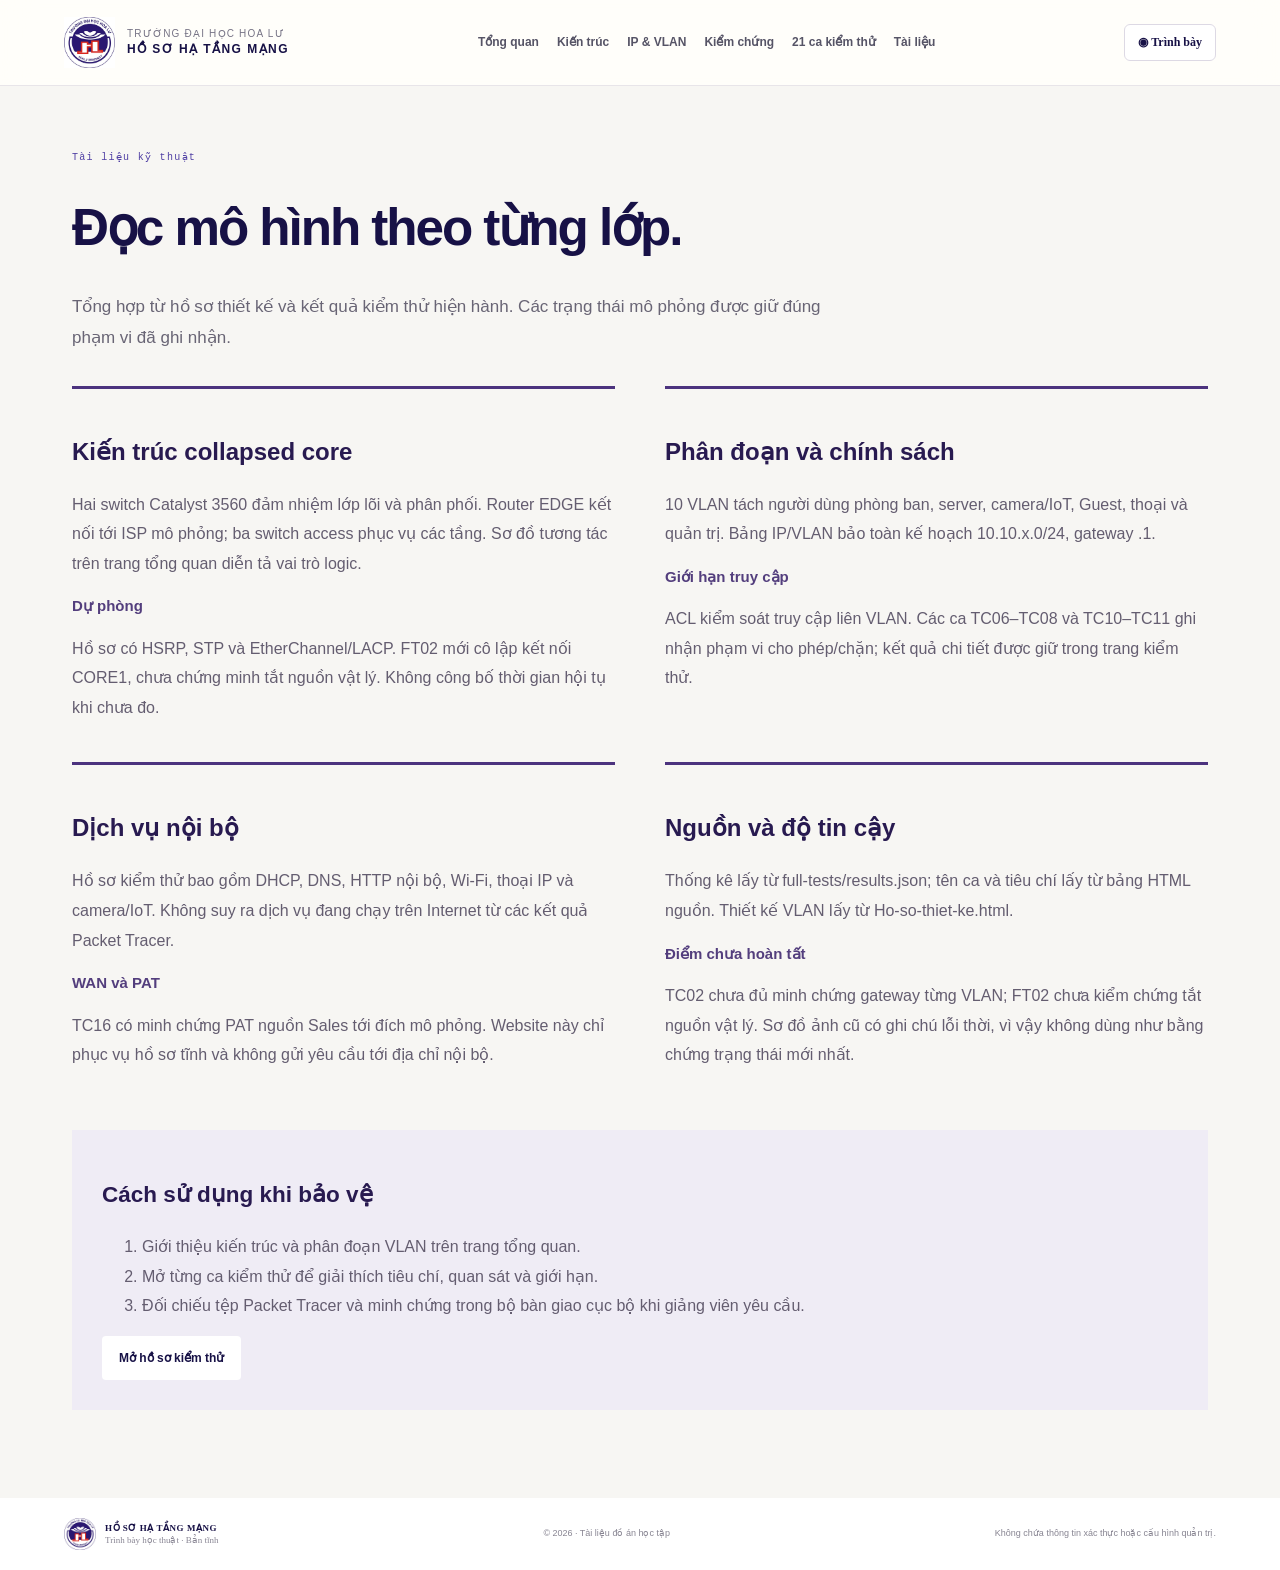
<file: tai-lieu.html>
<!doctype html><html lang="vi"><head><meta charset="utf-8"><meta name="viewport" content="width=device-width,initial-scale=1"><title>Tài liệu kỹ thuật | Đại học Hoa Lư</title><link rel="icon" href="assets/hoa-lu-logo.png"><link rel="stylesheet" href="styles.css?v=20261101-2"></head><body><a class="skip-link" href="#main">Đến nội dung</a><header class="topbar">
    <div class="brand-lockup">
      <img src="assets/hoa-lu-logo.png" alt="Logo Trường Đại học Hoa Lư" class="brand-logo">
      <div><span class="brand-kicker">TRƯỜNG ĐẠI HỌC HOA LƯ</span><strong>HỒ SƠ HẠ TẦNG MẠNG</strong></div>
    </div>
    <nav class="topnav" aria-label="Điều hướng chính">
      <a href="index.html#overview">Tổng quan</a><a href="index.html#topology">Kiến trúc</a><a href="index.html#addressing">IP &amp; VLAN</a><a href="index.html#validation">Kiểm chứng</a><a href="kiem-thu.html">21 ca kiểm thử</a><a href="tai-lieu.html">Tài liệu</a>
    </nav>
    <button class="presentation-toggle" id="presentationToggle" type="button" aria-pressed="false">◉ <span>Trình bày</span></button>
  </header><main id="main" class="document-main"><p class="eyebrow">Tài liệu kỹ thuật</p><h1>Đọc mô hình theo từng lớp.</h1><p class="document-lead">Tổng hợp từ hồ sơ thiết kế và kết quả kiểm thử hiện hành. Các trạng thái mô phỏng được giữ đúng phạm vi đã ghi nhận.</p><div class="technical-grid"><article><h2>Kiến trúc collapsed core</h2><p>Hai switch Catalyst 3560 đảm nhiệm lớp lõi và phân phối. Router EDGE kết nối tới ISP mô phỏng; ba switch access phục vụ các tầng. Sơ đồ tương tác trên trang tổng quan diễn tả vai trò logic.</p><h3>Dự phòng</h3><p>Hồ sơ có HSRP, STP và EtherChannel/LACP. FT02 mới cô lập kết nối CORE1, chưa chứng minh tắt nguồn vật lý. Không công bố thời gian hội tụ khi chưa đo.</p></article><article><h2>Phân đoạn và chính sách</h2><p>10 VLAN tách người dùng phòng ban, server, camera/IoT, Guest, thoại và quản trị. Bảng IP/VLAN bảo toàn kế hoạch 10.10.x.0/24, gateway .1.</p><h3>Giới hạn truy cập</h3><p>ACL kiểm soát truy cập liên VLAN. Các ca TC06–TC08 và TC10–TC11 ghi nhận phạm vi cho phép/chặn; kết quả chi tiết được giữ trong trang kiểm thử.</p></article><article><h2>Dịch vụ nội bộ</h2><p>Hồ sơ kiểm thử bao gồm DHCP, DNS, HTTP nội bộ, Wi-Fi, thoại IP và camera/IoT. Không suy ra dịch vụ đang chạy trên Internet từ các kết quả Packet Tracer.</p><h3>WAN và PAT</h3><p>TC16 có minh chứng PAT nguồn Sales tới đích mô phỏng. Website này chỉ phục vụ hồ sơ tĩnh và không gửi yêu cầu tới địa chỉ nội bộ.</p></article><article><h2>Nguồn và độ tin cậy</h2><p>Thống kê lấy từ full-tests/results.json; tên ca và tiêu chí lấy từ bảng HTML nguồn. Thiết kế VLAN lấy từ Ho-so-thiet-ke.html.</p><h3>Điểm chưa hoàn tất</h3><p>TC02 chưa đủ minh chứng gateway từng VLAN; FT02 chưa kiểm chứng tắt nguồn vật lý. Sơ đồ ảnh cũ có ghi chú lỗi thời, vì vậy không dùng như bằng chứng trạng thái mới nhất.</p></article></div><section class="reading-note"><h2>Cách sử dụng khi bảo vệ</h2><ol><li>Giới thiệu kiến trúc và phân đoạn VLAN trên trang tổng quan.</li><li>Mở từng ca kiểm thử để giải thích tiêu chí, quan sát và giới hạn.</li><li>Đối chiếu tệp Packet Tracer và minh chứng trong bộ bàn giao cục bộ khi giảng viên yêu cầu.</li></ol><a class="button button-primary" href="kiem-thu.html">Mở hồ sơ kiểm thử</a></section></main><footer><div class="footer-brand"><img src="assets/hoa-lu-logo.png" alt=""><span>HỒ SƠ HẠ TẦNG MẠNG<small>Trình bày học thuật · Bản tĩnh</small></span></div><span>© 2026 · Tài liệu đồ án học tập</span><span>Không chứa thông tin xác thực hoặc cấu hình quản trị.</span></footer><script src="documents.js?v=20261101-2"></script></body></html>
</file>
<file: styles.css>
:root{--ink:#17172b;--navy:#171146;--purple:#302174;--purple2:#5140a4;--red:#e13636;--paper:#f7f6f3;--white:#fff;--muted:#777687;--line:#e5e2e8;--teal:#4fbda9;--amber:#e7b358;--shadow:0 20px 70px #1b16430c}*{box-sizing:border-box}html{scroll-behavior:smooth;scroll-padding-top:95px}body{margin:0;background:var(--paper);color:var(--ink);font:15px/1.55 'DM Sans','Segoe UI',sans-serif;-webkit-font-smoothing:antialiased}.skip-link{position:absolute;left:-10000px;top:0}.skip-link:focus{left:12px;z-index:20;padding:12px;background:white}.topbar{height:86px;position:sticky;top:0;z-index:10;display:flex;align-items:center;justify-content:space-between;padding:0 clamp(20px,5vw,78px);background:#fffefaed;border-bottom:1px solid #e8e5e9;backdrop-filter:blur(16px)}.brand-lockup{display:flex;align-items:center;gap:12px}.brand-logo{width:51px;height:51px;object-fit:contain}.brand-lockup div{display:grid;gap:2px}.brand-kicker,.brand-lockup strong{font-size:10px;letter-spacing:.12em;line-height:1.3}.brand-kicker{color:#777486}.brand-lockup strong{font-size:12px;color:var(--navy);font-weight:800}.topnav{display:flex;gap:30px}.topnav a{color:#565466;text-decoration:none;font-size:12px;font-weight:650}.topnav a:hover,.text-link:hover{color:var(--red)}.presentation-toggle{border:1px solid #ddd9e4;background:#fff;border-radius:6px;padding:10px 13px;color:var(--navy);font:600 12px 'DM Sans';cursor:pointer}.hero{position:relative;overflow:hidden;background:var(--navy);color:#fff;min-height:510px;padding:82px clamp(24px,9vw,140px) 45px}.hero:after{content:'';position:absolute;width:550px;height:550px;border:1px solid #fff1;border-radius:50%;right:7%;top:-220px;box-shadow:0 0 0 70px #ffffff08,0 0 0 140px #ffffff06,0 0 0 210px #ffffff04;pointer-events:none}.hero-copy{position:relative;z-index:1;max-width:730px}.eyebrow{margin:0 0 18px;color:var(--purple2);font:500 10px/1.5 'DM Mono',monospace;letter-spacing:.13em}.hero .eyebrow{color:#a9a0eb}.live-dot{display:inline-block;width:7px;height:7px;border-radius:50%;background:#64d4ad;margin-right:8px;box-shadow:0 0 12px #64d4ad}.hero h1{margin:0;font:800 clamp(35px,5vw,65px)/1.05 Manrope,sans-serif;letter-spacing:-.045em}.hero h1 em{color:#b6acef;font-style:normal}.hero-lead{max-width:610px;margin:22px 0;color:#c1bfd5;font-size:14px;line-height:1.8}.hero-actions{display:flex;align-items:center;gap:24px;margin-top:28px}.button{display:inline-flex;gap:28px;align-items:center;padding:13px 17px;border-radius:4px;text-decoration:none;font-size:12px;font-weight:700}.button-primary{background:#fff;color:var(--navy)}.button-primary span{font-size:18px}.text-link{color:#e5e0ff;text-decoration:none;font-size:12px}.hero-mark{position:absolute;z-index:1;right:12%;top:145px;width:190px;height:190px;border:1px solid #ffffff2b;border-radius:50%;display:grid;place-items:center;text-align:center;color:#fff}.hero-mark span{font:800 70px Manrope;letter-spacing:-.1em;color:#fff}.hero-mark i{position:absolute;width:145px;height:145px;border:1px solid #ffffff30;border-radius:50%}.hero-mark b{position:absolute;bottom:29px;font:9px/1.5 'DM Mono';letter-spacing:.14em;color:#bcb5e2}.hero-foot{position:absolute;bottom:0;left:clamp(24px,9vw,140px);right:clamp(24px,9vw,140px);display:flex;justify-content:space-between;border-top:1px solid #ffffff2b;padding:15px 0;color:#a8a5bd;font:9px 'DM Mono';letter-spacing:.1em}.section{padding:78px clamp(22px,8vw,124px)}.section-heading{display:flex;justify-content:space-between;align-items:end;gap:30px;margin-bottom:28px}.section-heading h2{font:750 clamp(25px,3vw,36px)/1.15 Manrope,sans-serif;letter-spacing:-.04em;margin:0;color:var(--navy)}.section-heading>p{max-width:395px;margin:0;color:var(--muted);font-size:12px;line-height:1.8}.section-heading.compact{align-items:end}.metric-grid{display:grid;grid-template-columns:repeat(4,1fr);gap:12px}.metric-card{min-height:170px;background:#fff;border:1px solid var(--line);padding:18px 19px;box-shadow:var(--shadow);display:flex;flex-direction:column;justify-content:space-between}.metric-index{font:9px 'DM Mono';letter-spacing:.1em;color:#9693a0}.metric-card>strong{font:800 42px/1 Manrope;color:var(--navy);letter-spacing:-.05em}.metric-card>strong span{font-size:18px;color:#aaa6b3}.metric-card div{display:grid;gap:3px}.metric-card div b{font-size:12px}.metric-card small{font-size:10px;line-height:1.5;color:#858392}.metric-highlight{background:#f0edf9;border-color:#ddd7f1}.metric-highlight>strong{height:42px;display:flex;align-items:center}.metric-highlight>strong i{width:13px;height:13px;background:#1fa477;border-radius:50%;box-shadow:0 0 0 6px #1fa47720}.topology-section{background:#f0eff4}.diagram-shell{background:#fff;border:1px solid #dfdce6;box-shadow:var(--shadow)}.diagram-toolbar{display:flex;align-items:center;justify-content:space-between;padding:14px 18px;border-bottom:1px solid var(--line)}.diagram-toolbar>div:first-child{display:flex;align-items:center;gap:17px}.diagram-status{color:var(--navy);font:10px 'DM Mono';letter-spacing:.08em}.diagram-status i{display:inline-block;width:6px;height:6px;border-radius:50%;background:#2fa583;margin-right:7px}.diagram-hint{color:#9693a0;font-size:10px}.diagram-controls{display:flex;align-items:center;gap:7px;color:#777486;font:10px 'DM Mono'}.diagram-controls button{height:30px;min-width:31px;background:#fff;border:1px solid #e3e0e8;color:var(--navy);border-radius:3px;cursor:pointer}.diagram-controls button:last-child{padding:0 9px;font:10px 'DM Sans'}.diagram-viewport{height:555px;position:relative;overflow:hidden;background-color:#fcfbfd;background-image:radial-gradient(#d7d3e2 0.75px,transparent .75px);background-size:18px 18px;touch-action:none;cursor:grab}.diagram-viewport.dragging{cursor:grabbing}.diagram-canvas{position:absolute;width:1100px;height:600px;left:50%;top:50%;margin-left:-550px;margin-top:-300px;transform-origin:center;will-change:transform}.connections{position:absolute;inset:0;width:100%;height:100%;overflow:visible}.connections path{fill:none;stroke:#bd8eec;stroke-width:2}.connections path.redundant{stroke:#4dbca9}.connections path.alt{stroke:#55b9d0}.connections path.downlink{stroke:#73cabb;stroke-width:1.5}.connections path.downlink.alt{stroke:#6cbad1}.connections path.peer-link{stroke:#e7b358;stroke-dasharray:4 4;stroke-width:1.5}.connections text{fill:#878295;font:9px 'DM Mono';letter-spacing:.1em}.node{position:absolute;width:300px;min-height:68px;display:flex;align-items:center;gap:12px;text-align:left;border:1px solid #dcd8e6;border-radius:6px;background:#fff;padding:10px 12px;color:var(--ink);box-shadow:0 7px 20px #2118470d;cursor:pointer;transition:transform .18s,border .18s,box-shadow .18s}.node:hover,.node:focus-visible{transform:translateY(-2px);border-color:#8d7bcd;box-shadow:0 10px 25px #21184719;outline:none}.node-icon{display:grid;place-items:center;flex:0 0 35px;height:35px;border-radius:5px;background:#eeebf8;color:var(--purple2);font-size:18px}.node>span:nth-child(2){display:grid;gap:1px}.node small{color:#858194;font:8px 'DM Mono';letter-spacing:.08em}.node b{font:700 12px Manrope;color:var(--navy)}.node em{font-style:normal;color:#777486;font-size:9px}.node-number{margin-left:auto;align-self:flex-start;color:#aaa6b5;font:9px 'DM Mono'}.node-wan{left:400px;top:15px}.node-edge{left:400px;top:120px}.node-edge .node-icon{background:#f7eced;color:var(--red)}.node-core1{left:95px;top:265px;border-color:#bce3dc}.node-core1 .node-icon{background:#e8f5f1;color:#198d76}.node-core2{left:705px;top:265px;border-color:#bee1e9}.node-core2 .node-icon{background:#e8f4f7;color:#2587a2}.node-access1{left:30px;top:485px;width:275px}.node-access2{left:412px;top:485px;width:275px}.node-access3{left:795px;top:485px;width:275px}.node-access1 .node-icon,.node-access2 .node-icon,.node-access3 .node-icon{background:#f2f0f5;color:#585168}.node-detail{position:absolute;right:15px;top:70px;z-index:2;width:260px;background:#191448;color:#fff;padding:17px 18px 19px;box-shadow:0 12px 40px #15103a25;display:none}.node-detail.visible{display:block}.detail-tag{font:9px 'DM Mono';color:#aaa0e1;letter-spacing:.12em}.node-detail p{margin:8px 0 0;font-size:11px;line-height:1.75;color:#d0cde1}.node-detail button{position:absolute;right:8px;top:7px;border:0;background:none;color:#fff;font-size:20px;cursor:pointer}.diagram-legend{display:flex;align-items:center;gap:20px;flex-wrap:wrap;padding:13px 18px;border-top:1px solid var(--line);font-size:9px;color:#777486}.diagram-legend span{display:flex;align-items:center;gap:7px}.diagram-legend i{display:inline-block;width:15px;height:2px;background:#4dbca9}.diagram-legend .legend-access{background:#bd8eec}.diagram-legend .legend-wan{background:#e7b358}.diagram-legend .diagram-note{margin-left:auto;color:#9895a2}.addressing-section{background:#fff}.table-wrap{overflow:auto;border:1px solid var(--line)}table{width:100%;border-collapse:collapse;text-align:left;min-width:720px}th{background:#211950;color:#d9d5ef;text-transform:uppercase;font:9px 'DM Mono';letter-spacing:.09em;padding:13px 15px}td{padding:10px 15px;border-top:1px solid #eeecf0;color:#555365;font-size:11px}tbody tr:nth-child(even){background:#faf9fb}td code{font:10px 'DM Mono';color:#41328a}.vlan-id{display:grid;place-items:center;width:25px;height:25px;border-radius:4px;background:#efedf7;color:#42328d;font:10px 'DM Mono'}.table-caption{display:flex;justify-content:space-between;color:#8d8a98;font-size:9px;margin:10px 0}.validation-section{background:#f7f6f3}.validation-grid{display:grid;grid-template-columns:1fr 1fr;gap:14px}.validation-summary{display:flex;align-items:center;gap:20px;background:#fff;border:1px solid var(--line);padding:22px}.validation-summary h3{margin:8px 0 4px;color:var(--navy);font:700 18px Manrope}.validation-summary p{margin:0;color:#777486;font-size:11px;line-height:1.7}.status-pill{font:9px 'DM Mono';letter-spacing:.03em;padding:5px 8px;border-radius:2px}.status-pass{background:#e6f4ef;color:#23775f}.status-partial{background:#fff3dd;color:#92621b}.ring{width:82px;height:82px;flex:0 0 82px;border-radius:50%;display:grid;place-items:center;background:conic-gradient(#2ba480 0 90.5%,#eeeaf1 90.5% 100%);position:relative}.ring:after{content:'';position:absolute;inset:7px;background:white;border-radius:50%}.ring span{position:relative;z-index:1;display:grid;text-align:center}.ring b{font:800 22px Manrope;color:var(--navy);line-height:1}.ring small{color:#898694;font:9px 'DM Mono'}.partial-mark{display:grid;place-items:center;width:82px;height:82px;flex:0 0 82px;background:#fff3dd;color:#ae7621;font:800 29px Manrope}.scope-note{display:flex;gap:13px;margin-top:16px;padding:17px 19px;background:#eeedf2;border-left:3px solid #9184c5}.scope-icon{display:grid;place-items:center;flex:0 0 21px;height:21px;border-radius:50%;background:#dcd7ef;color:#4d3b99;font:700 12px Georgia}.scope-note b{font-size:11px;color:var(--navy)}.scope-note p{margin:3px 0 0;color:#6f6c7a;font-size:10px;line-height:1.75}.closing-band{display:flex;align-items:center;justify-content:space-between;padding:44px clamp(22px,8vw,124px);background:#211950;color:#fff}.closing-band .eyebrow{color:#aaa1de}.closing-band h2{font:750 28px/1.25 Manrope;letter-spacing:-.03em;margin:0}.button-light{background:#fff;color:var(--navy)}footer{display:flex;align-items:center;justify-content:space-between;gap:20px;padding:20px clamp(22px,5vw,78px);background:#fff;color:#888592;font-size:9px}.footer-brand{display:flex;align-items:center;gap:9px;color:var(--navy);font:700 9px 'DM Mono';letter-spacing:.06em}.footer-brand img{width:32px;height:32px;object-fit:contain}.footer-brand span{display:grid;gap:2px}.footer-brand small{font:9px 'DM Sans';color:#898694;letter-spacing:0}.presentation-mode .topbar{position:relative}.presentation-mode .section{padding-top:60px;padding-bottom:60px}.presentation-mode .hero{min-height:calc(100vh - 86px)}.presentation-mode .hero h1{font-size:clamp(48px,6vw,78px)}
@media(max-width:950px){.hero-mark{right:6%;opacity:.55}.metric-grid{grid-template-columns:repeat(2,1fr)}.section{padding-left:5vw;padding-right:5vw}.topnav{gap:15px}.diagram-viewport{height:500px}.validation-summary{gap:12px;padding:17px}}
@media(max-width:680px){.topbar{height:72px;padding:0 16px}.brand-logo{width:42px;height:42px}.brand-kicker{font-size:8px}.brand-lockup strong{font-size:10px}.topnav{display:none}.presentation-toggle{padding:9px 10px}.hero{min-height:550px;padding:75px 22px 58px}.hero:after{right:-280px;top:-80px}.hero-copy{max-width:100%}.hero h1{font-size:39px}.hero-mark{width:135px;height:135px;right:20px;top:auto;bottom:85px;opacity:.22}.hero-mark span{font-size:50px}.hero-mark i{width:105px;height:105px}.hero-mark b{font-size:7px;bottom:18px}.hero-foot{left:22px;right:22px;font-size:7px}.hero-foot span:nth-child(2){display:none}.section{padding:55px 18px}.section-heading{display:block}.section-heading>p{margin-top:13px}.metric-grid{gap:8px}.metric-card{min-height:156px;padding:13px}.metric-card>strong{font-size:35px}.metric-card small{font-size:9px}.diagram-toolbar{align-items:flex-start;gap:12px}.diagram-toolbar>div:first-child{display:grid;gap:3px}.diagram-hint{font-size:8px}.diagram-controls{gap:4px}.diagram-controls button:last-child{font-size:9px}.diagram-viewport{height:430px}.diagram-canvas{transform:scale(.72);transform-origin:center center}.node-detail{width:225px;right:8px;top:8px}.diagram-legend{gap:10px}.diagram-legend .diagram-note{margin:0;width:100%}.table-caption{display:grid;gap:4px}.validation-grid{grid-template-columns:1fr}.validation-summary{padding:17px}.closing-band{padding:35px 20px}.closing-band h2{font-size:23px}.closing-band .button{padding:11px;gap:8px}footer{align-items:flex-start;flex-direction:column;gap:10px;padding:17px 20px}}
@media(prefers-reduced-motion:reduce){html{scroll-behavior:auto}*,*:before,*:after{transition:none!important}}
/* Detailed academic dossier */
:focus-visible{outline:3px solid #7760c9;outline-offset:4px}button,a,input,select,summary{touch-action:manipulation}h1,h2,h3{text-wrap:balance}.document-main{max-width:1200px;margin:0 auto;padding:64px 32px 88px}.document-main h1{max-width:900px;font:800 clamp(32px,4vw,52px)/1.15 Manrope,'Segoe UI',sans-serif;letter-spacing:-.04em;color:var(--navy)}.document-lead{max-width:760px;color:#696575;font-size:17px;line-height:1.8}.test-toolbar{display:flex;gap:24px;align-items:end;padding:24px;background:#ebe8f3;border:1px solid #d9d3e8;margin:35px 0 24px}.test-toolbar label{display:grid;gap:9px;font-size:13px;font-weight:600}.test-toolbar label:first-child{flex:1}.test-toolbar input,.test-toolbar select{min-height:46px;padding:10px 13px;font:15px 'Segoe UI',sans-serif;border:1px solid #bcb4cf;border-radius:5px;color:#221942;background:#fff;width:100%}.test-toolbar p{font-size:13px;white-space:nowrap}.test-case{background:#fff;border:1px solid #ded9e7;margin:12px 0;scroll-margin-top:110px}.test-case summary{display:flex;align-items:center;gap:18px;min-height:76px;padding:18px 22px;cursor:pointer;list-style:none}.test-case summary:after{content:'+';font-size:24px;margin-left:auto;color:#685393}.test-case[open] summary:after{content:'−'}.test-case[open] summary{border-bottom:1px solid #e6e1ee;background:#f5f3fa}.case-code{font:600 15px Consolas,monospace;color:#55408e;min-width:48px}.test-case summary strong{flex:1;font-size:16px;font-weight:600}.test-case .status-pill{font-size:11px}.case-body{padding:8px 28px 26px;max-width:950px}.case-body h3{font-size:14px;color:#4f3a84;margin-top:22px}.case-body p{font-size:15px;line-height:1.85;overflow-wrap:anywhere;color:#514b5e}.case-body .evidence-count{font-size:12px;color:#777080;border-top:1px solid #e6e1ee;padding-top:14px}.technical-grid{display:grid;grid-template-columns:1fr 1fr;gap:0 50px;margin-top:32px}.technical-grid article{border-top:3px solid #4c337e;padding:24px 0}.technical-grid h2{font-size:24px;color:#281a50}.technical-grid h3{font-size:15px;color:#533e7d}.technical-grid p,.reading-note li{font-size:16px;color:#645d70;line-height:1.85}.reading-note{margin-top:20px;background:#efecf5;padding:30px}.reading-note h2{color:#281a50}.presentation-mode .case-body p{font-size:20px}.presentation-mode .technical-grid p{font-size:20px}[hidden]{display:none!important}.diagram-viewport.dragging{user-select:none}.topnav{gap:18px}.topnav a{font-size:12px}.diagram-shell{position:relative}.hero-mark{display:none}.hero h1{max-width:960px}.hero-copy{max-width:960px}.hero-lead{font-size:16px}.metric-index{font-size:10px}.metric-card small{font-size:12px}.section-heading>p{font-size:14px}td{font-size:14px}td code{font-size:13px}th{font-size:11px}.scope-note p{font-size:14px}.diagram-legend{font-size:11px}.table-caption{font-size:12px}.validation-summary p{font-size:14px}.diagram-status{font-size:11px}.diagram-hint{font-size:11px}.node b{font-size:14px}.node em{font-size:11px}.node-detail p{font-size:14px}.node-detail{width:320px}.node{min-height:78px}.node-wan{top:20px}.node-edge{top:130px}.node-core1,.node-core2{top:280px}.node-access1,.node-access2,.node-access3{top:480px}
@media(max-width:1100px){.topnav{gap:10px}.topnav a{font-size:11px}.brand-lockup strong{font-size:10px}.topbar{padding-inline:20px}}@media(max-width:800px){.topnav{display:none}.document-main{padding:35px 18px 60px}.test-toolbar{align-items:stretch;flex-direction:column;gap:15px;padding:18px}.technical-grid{grid-template-columns:1fr}.test-case summary{padding:15px;gap:10px;flex-wrap:wrap}.test-case summary strong{min-width:180px}.case-body{padding:10px 18px 20px}.case-body p{font-size:14px}.node-detail{width:260px}.section-heading>p{font-size:13px}.metric-card small{font-size:11px}}@media print{.topbar,.test-toolbar,.closing-band{display:none}.document-main{padding:0}.test-case{break-inside:avoid}.hero{min-height:0;background:white;color:#171146}.hero h1 em{color:#302174}.diagram-viewport{height:500px}.section{padding:25px}.hero-lead{color:#514b5e}}

@media(max-width:800px){.topbar{height:auto;min-height:76px;flex-wrap:wrap;padding:12px 16px;gap:12px}.topnav{display:flex;order:3;width:100%;overflow-x:auto;gap:20px;padding:8px 0;white-space:nowrap}.topnav a{font-size:13px}.diagram-viewport{touch-action:pan-y}.node-detail{position:relative;top:auto;right:auto;width:100%;box-shadow:none}.hero{padding-top:50px}.scope-badge{font-size:11px}.technical-grid p{font-size:15px}.test-case summary .status-pill{margin-left:58px}.test-case summary:after{position:absolute;right:14px}.test-case summary{position:relative;padding-right:35px}}
.scope-badge{display:inline-block;font:600 12px 'Segoe UI',sans-serif;background:#ffffff1c;color:#e4ddff;border:1px solid #ffffff40;border-radius:4px;padding:6px 10px;margin:0 0 22px}.quick-review{display:flex;gap:15px;flex-wrap:wrap;margin:25px 0}.quick-review a{padding:12px 16px;border:1px solid #d8cba9;border-radius:6px;background:#fff7e4;color:#6b4b0d;text-decoration:none;font-weight:600}.table-wrap td:first-child,.table-wrap th:first-child{position:sticky;left:0;background:#faf9fb}.table-wrap th:first-child{background:#211950}body{font-family:'Segoe UI',Arial,sans-serif}h1,h2,h3{font-family:'Segoe UI',Arial,sans-serif}
</file>
